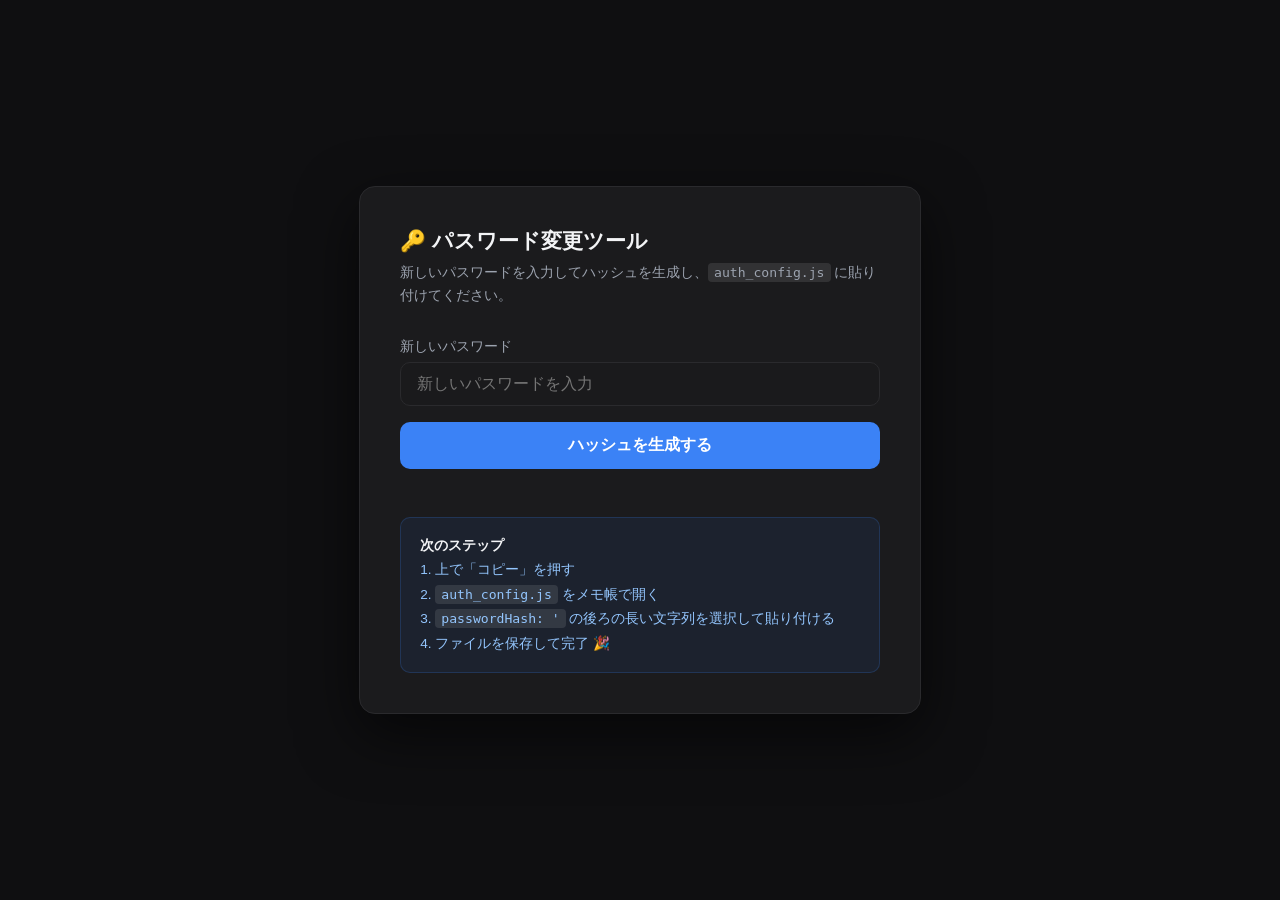
<file: generate_hash.html>
<!DOCTYPE html>
<html lang="ja">
<head>
  <meta charset="UTF-8">
  <title>パスワード変更ツール - ClickDesign</title>
  <style>
    body {
      font-family: 'Helvetica Neue', Arial, sans-serif;
      background: #0f0f11;
      color: #f3f4f6;
      display: flex;
      align-items: center;
      justify-content: center;
      min-height: 100vh;
      margin: 0;
    }
    .card {
      background: rgba(255,255,255,0.05);
      border: 1px solid #2a2a2d;
      border-radius: 16px;
      padding: 2.5rem;
      width: 100%;
      max-width: 480px;
      box-shadow: 0 20px 60px rgba(0,0,0,0.6);
    }
    h1 {
      margin: 0 0 0.4rem 0;
      font-size: 1.3rem;
      color: #f3f4f6;
    }
    p.sub {
      margin: 0 0 2rem 0;
      font-size: 0.88rem;
      color: #9ca3af;
      line-height: 1.6;
    }
    label {
      display: block;
      font-size: 0.85rem;
      color: #9ca3af;
      margin-bottom: 6px;
    }
    input[type="text"],
    input[type="password"] {
      width: 100%;
      padding: 0.75rem 1rem;
      background: #1a1a1c;
      border: 1px solid #2a2a2d;
      border-radius: 10px;
      color: #f3f4f6;
      font-size: 1rem;
      outline: none;
      box-sizing: border-box;
      margin-bottom: 1rem;
      transition: border-color 0.2s;
    }
    input:focus {
      border-color: #3b82f6;
    }
    button {
      width: 100%;
      padding: 0.8rem;
      background: #3b82f6;
      color: #fff;
      border: none;
      border-radius: 10px;
      font-size: 1rem;
      font-weight: 600;
      cursor: pointer;
      transition: background 0.2s;
      margin-bottom: 1.5rem;
    }
    button:hover { background: #2563eb; }

    .result-box {
      display: none;
      background: #1a1a1c;
      border: 1px solid #2a2a2d;
      border-radius: 10px;
      padding: 1rem;
    }
    .result-box label {
      margin-bottom: 8px;
      color: #10b981;
      font-weight: 600;
    }
    .hash-text {
      font-family: monospace;
      font-size: 0.78rem;
      word-break: break-all;
      color: #f3f4f6;
      margin-bottom: 0.75rem;
      line-height: 1.6;
    }
    .copy-btn {
      width: auto;
      padding: 0.5rem 1.2rem;
      font-size: 0.88rem;
      margin-bottom: 0;
      background: #10b981;
    }
    .copy-btn:hover { background: #059669; }

    .step-box {
      margin-top: 1.5rem;
      background: rgba(59,130,246,0.08);
      border: 1px solid rgba(59,130,246,0.2);
      border-radius: 10px;
      padding: 1rem 1.2rem;
      font-size: 0.85rem;
      color: #93c5fd;
      line-height: 1.8;
    }
    .step-box strong { color: #f3f4f6; }
    code {
      background: rgba(255,255,255,0.1);
      padding: 2px 6px;
      border-radius: 4px;
      font-family: monospace;
      font-size: 0.82rem;
    }
    .copied-msg {
      display: none;
      color: #10b981;
      font-size: 0.85rem;
      margin-top: 0.5rem;
    }
  </style>
</head>
<body>
  <div class="card">
    <h1>🔑 パスワード変更ツール</h1>
    <p class="sub">新しいパスワードを入力してハッシュを生成し、<code>auth_config.js</code> に貼り付けてください。</p>

    <label>新しいパスワード</label>
    <input type="password" id="pwInput" placeholder="新しいパスワードを入力">

    <button onclick="generateHash()">ハッシュを生成する</button>

    <div class="result-box" id="resultBox">
      <label>✅ 生成されたハッシュ（コピーして使ってください）</label>
      <div class="hash-text" id="hashOutput"></div>
      <button class="copy-btn" onclick="copyHash()">コピー</button>
      <p class="copied-msg" id="copiedMsg">コピーしました！</p>
    </div>

    <div class="step-box">
      <strong>次のステップ</strong><br>
      1. 上で「コピー」を押す<br>
      2. <code>auth_config.js</code> をメモ帳で開く<br>
      3. <code>passwordHash: '</code> の後ろの長い文字列を選択して貼り付ける<br>
      4. ファイルを保存して完了 🎉
    </div>
  </div>

  <script>
    async function generateHash() {
      const pw = document.getElementById('pwInput').value;
      if (!pw) {
        alert('パスワードを入力してください。');
        return;
      }
      const data = new TextEncoder().encode(pw);
      const hashBuffer = await crypto.subtle.digest('SHA-256', data);
      const hash = Array.from(new Uint8Array(hashBuffer))
        .map(b => b.toString(16).padStart(2, '0')).join('');

      document.getElementById('hashOutput').textContent = hash;
      document.getElementById('resultBox').style.display = 'block';
      document.getElementById('copiedMsg').style.display = 'none';
    }

    function copyHash() {
      const hash = document.getElementById('hashOutput').textContent;
      navigator.clipboard.writeText(hash).then(() => {
        document.getElementById('copiedMsg').style.display = 'block';
      });
    }

    // Enterキーでも生成できるように
    document.addEventListener('DOMContentLoaded', function() {
      document.getElementById('pwInput').addEventListener('keydown', function(e) {
        if (e.key === 'Enter') generateHash();
      });
    });
  </script>
</body>
</html>
</file>
